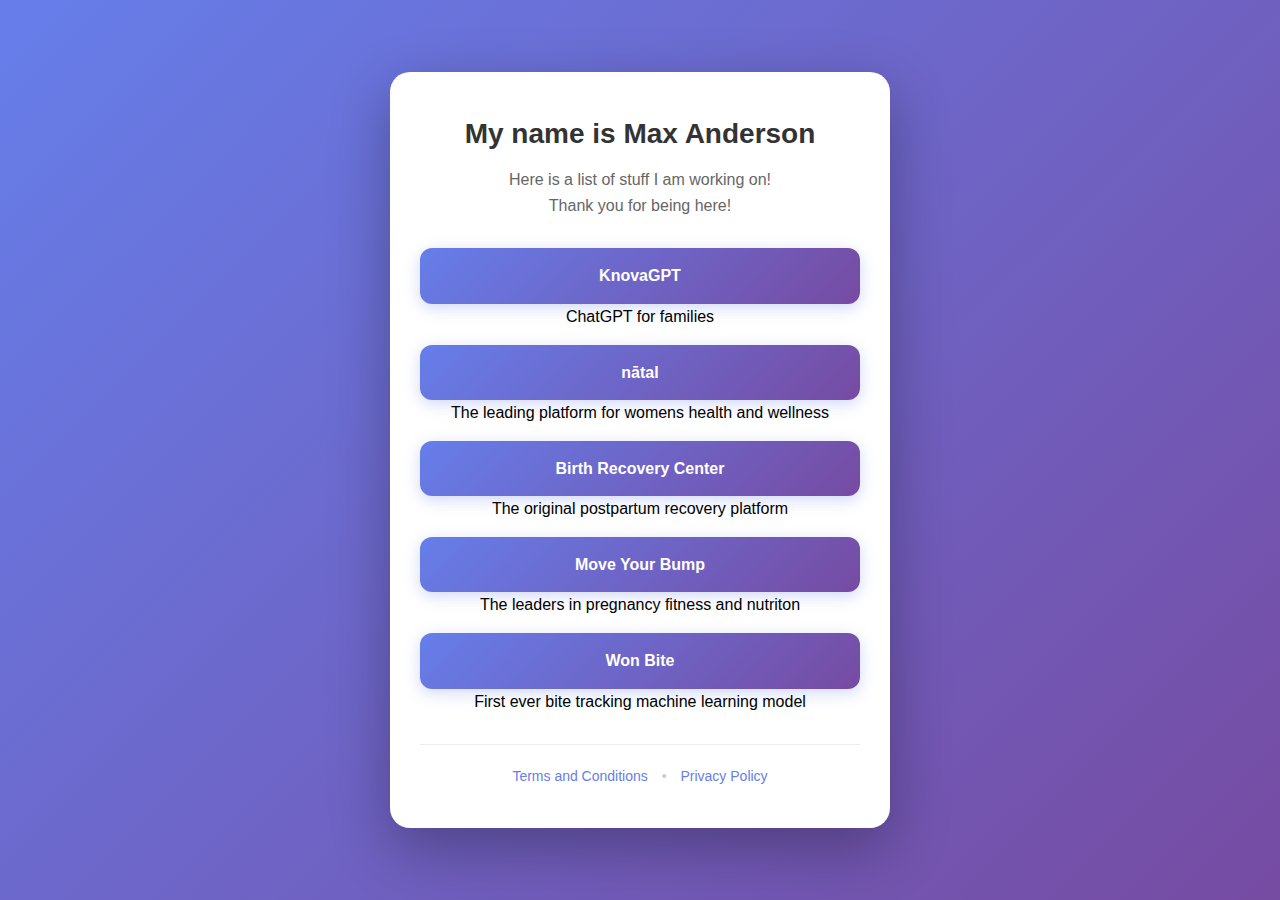
<file: index.html>
<!DOCTYPE html>
<html lang="en">
<head>
    <meta charset="UTF-8">
    <meta name="viewport" content="width=device-width, initial-scale=1.0">
    <title>Link in Bio</title>
    <link rel="stylesheet" href="styles.css">
</head>
<body>
    <div class="container">
        <div class="profile">
            <h1 class="name">My name is Max Anderson</h1>
            <p class="bio">Here is a list of stuff I am working on! <br> Thank you for being here!</p>
        </div>

        <div class="links">
            <div class="link-item">
                <a href="https://www.knovagpt.com" target="_blank" rel="noopener noreferrer" class="link-button">KnovaGPT</a>
                <p class="link-description">ChatGPT for families</p>
            </div>
            <div class="link-item">
                <a href="https://www.natal.app" target="_blank" rel="noopener noreferrer" class="link-button">nātal</a>
                <p class="link-description">The leading platform for womens health and wellness</p>
            </div>
            <div class="link-item">
                <a href="https://www.birthrecoverycenter.com" target="_blank" rel="noopener noreferrer" class="link-button">Birth Recovery Center</a>
                <p class="link-description">The original postpartum recovery platform</p>
            </div>
            <div class="link-item">
                <a href="https://www.moveyourbump.mom" target="_blank" rel="noopener noreferrer" class="link-button">Move Your Bump</a>
                <p class="link-description">The leaders in pregnancy fitness and nutriton</p>
            </div>
            <div class="link-item">
                <a href="https://apps.apple.com/us/app/wonbite-meal-log/id6737633135" target="_blank" rel="noopener noreferrer" class="link-button">Won Bite</a>
                <p class="link-description">First ever bite tracking machine learning model</p>
            </div>
        </div>

        <div class="footer">
            <a href="terms.html">Terms and Conditions</a>
            <span class="separator">•</span>
            <a href="privacy.html">Privacy Policy</a>
        </div>
    </div>
</body>
</html>
</file>
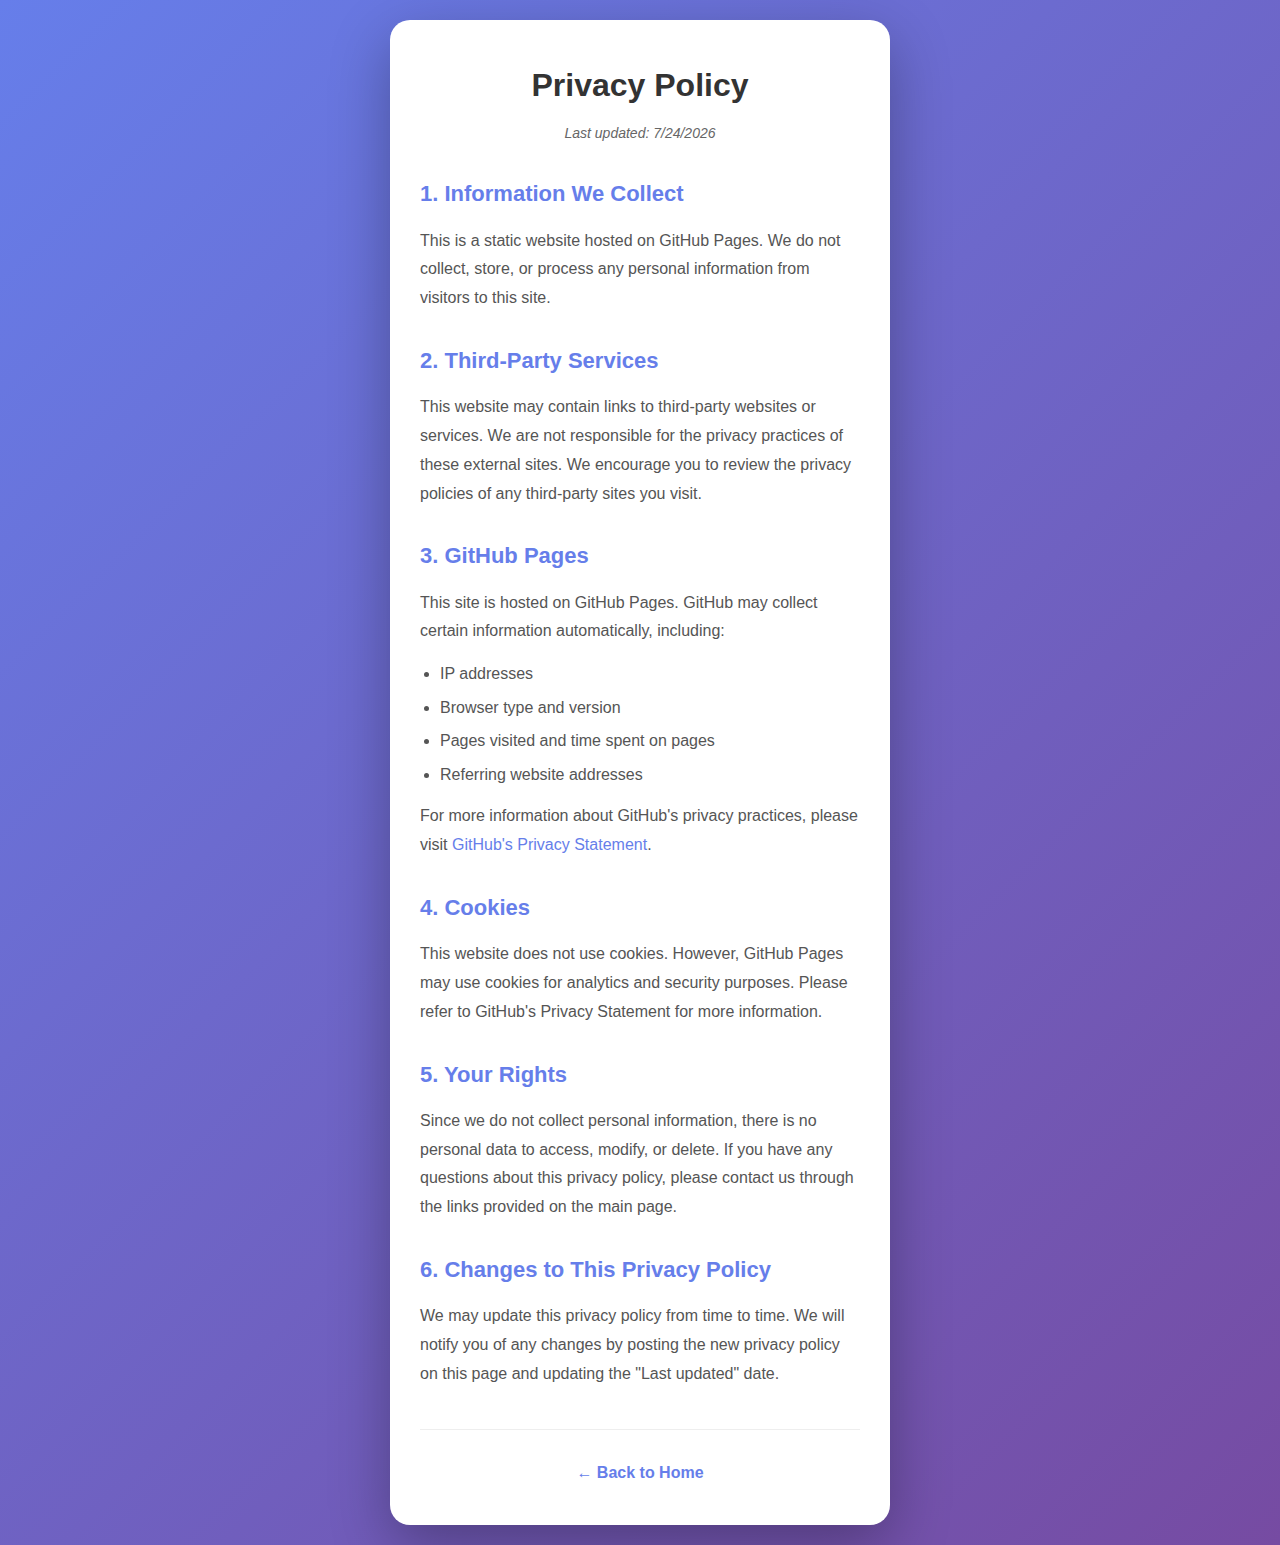
<file: privacy.html>
<!DOCTYPE html>
<html lang="en">
<head>
    <meta charset="UTF-8">
    <meta name="viewport" content="width=device-width, initial-scale=1.0">
    <title>Privacy Policy</title>
    <link rel="stylesheet" href="styles.css">
</head>
<body>
    <div class="container">
        <div class="page-content">
            <h1>Privacy Policy</h1>
            <p class="last-updated">Last updated: <span id="privacy-date"></span></p>
            
            <section>
                <h2>1. Information We Collect</h2>
                <p>This is a static website hosted on GitHub Pages. We do not collect, store, or process any personal information from visitors to this site.</p>
            </section>

            <section>
                <h2>2. Third-Party Services</h2>
                <p>This website may contain links to third-party websites or services. We are not responsible for the privacy practices of these external sites. We encourage you to review the privacy policies of any third-party sites you visit.</p>
            </section>

            <section>
                <h2>3. GitHub Pages</h2>
                <p>This site is hosted on GitHub Pages. GitHub may collect certain information automatically, including:</p>
                <ul>
                    <li>IP addresses</li>
                    <li>Browser type and version</li>
                    <li>Pages visited and time spent on pages</li>
                    <li>Referring website addresses</li>
                </ul>
                <p>For more information about GitHub's privacy practices, please visit <a href="https://docs.github.com/en/site-policy/privacy-policies/github-privacy-statement" target="_blank" rel="noopener noreferrer">GitHub's Privacy Statement</a>.</p>
            </section>

            <section>
                <h2>4. Cookies</h2>
                <p>This website does not use cookies. However, GitHub Pages may use cookies for analytics and security purposes. Please refer to GitHub's Privacy Statement for more information.</p>
            </section>

            <section>
                <h2>5. Your Rights</h2>
                <p>Since we do not collect personal information, there is no personal data to access, modify, or delete. If you have any questions about this privacy policy, please contact us through the links provided on the main page.</p>
            </section>

            <section>
                <h2>6. Changes to This Privacy Policy</h2>
                <p>We may update this privacy policy from time to time. We will notify you of any changes by posting the new privacy policy on this page and updating the "Last updated" date.</p>
            </section>

            <div class="back-link">
                <a href="index.html">← Back to Home</a>
            </div>
        </div>
    </div>
    <script>
        document.getElementById('privacy-date').textContent = new Date().toLocaleDateString();
    </script>
</body>
</html>
</file>
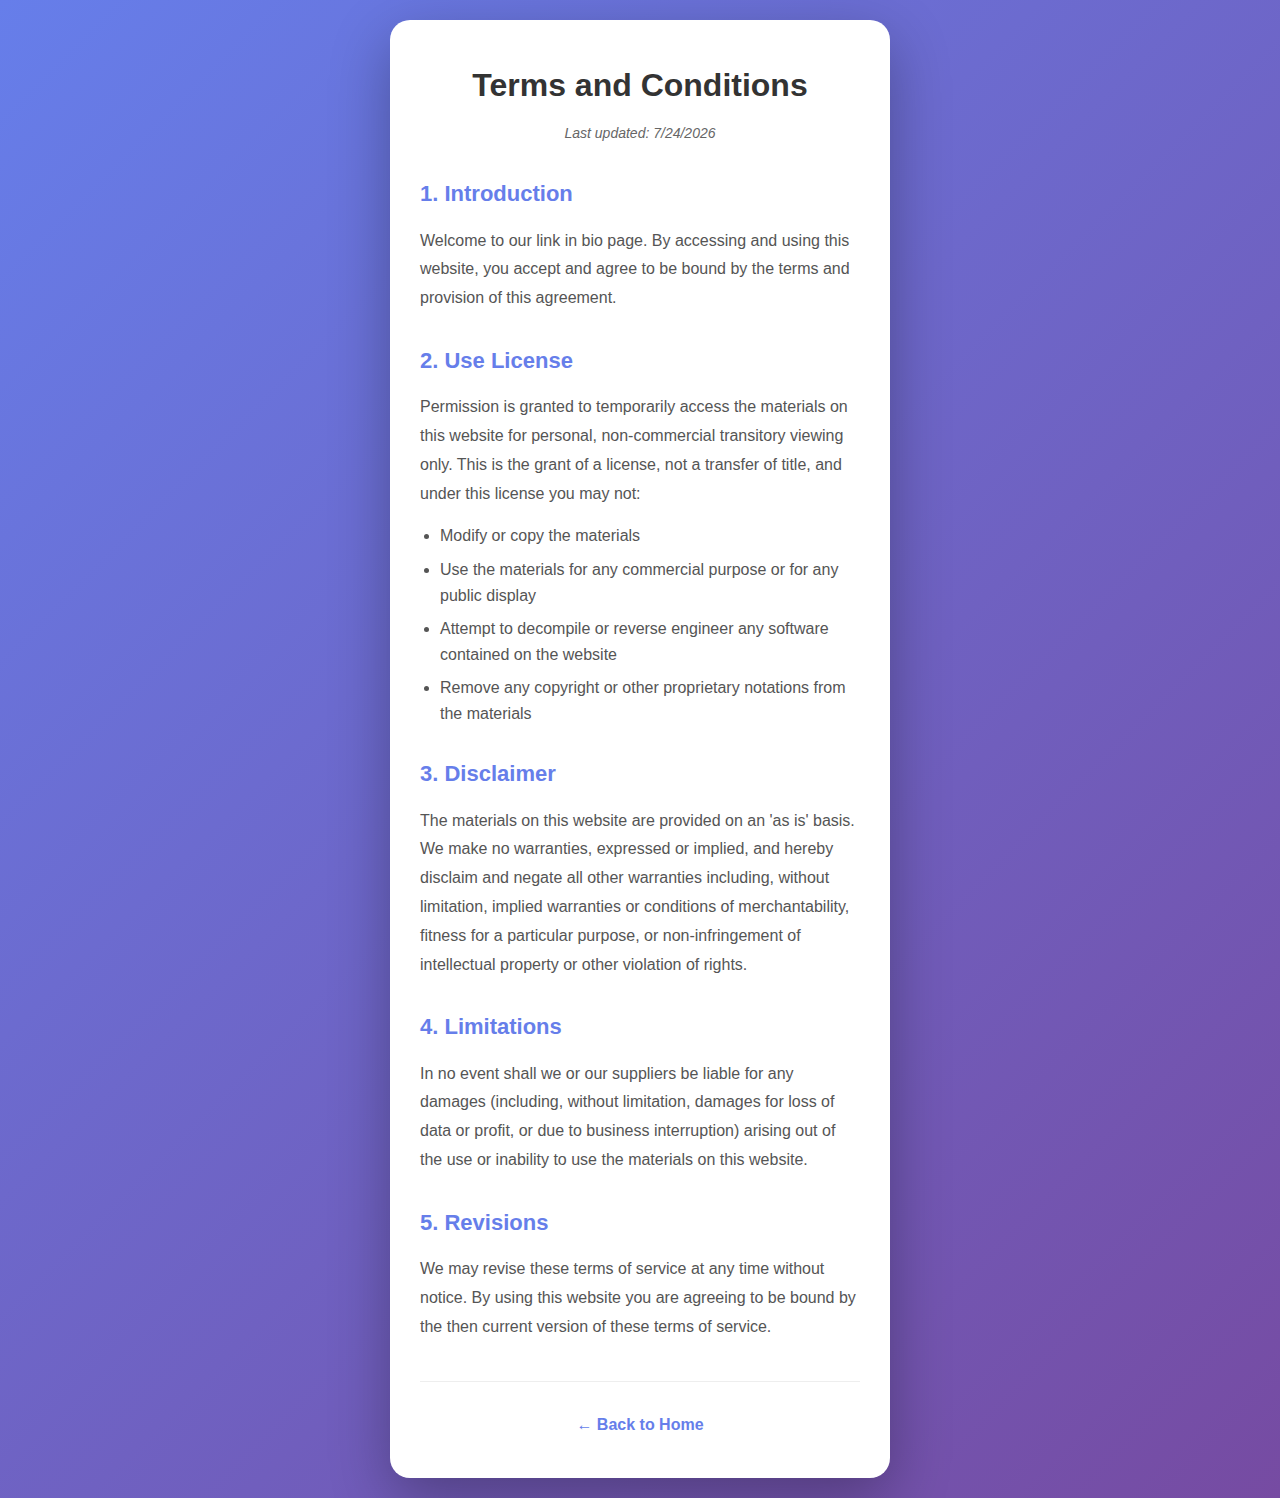
<file: terms.html>
<!DOCTYPE html>
<html lang="en">
<head>
    <meta charset="UTF-8">
    <meta name="viewport" content="width=device-width, initial-scale=1.0">
    <title>Terms and Conditions</title>
    <link rel="stylesheet" href="styles.css">
</head>
<body>
    <div class="container">
        <div class="page-content">
            <h1>Terms and Conditions</h1>
            <p class="last-updated">Last updated: <span id="terms-date"></span></p>
            
            <section>
                <h2>1. Introduction</h2>
                <p>Welcome to our link in bio page. By accessing and using this website, you accept and agree to be bound by the terms and provision of this agreement.</p>
            </section>

            <section>
                <h2>2. Use License</h2>
                <p>Permission is granted to temporarily access the materials on this website for personal, non-commercial transitory viewing only. This is the grant of a license, not a transfer of title, and under this license you may not:</p>
                <ul>
                    <li>Modify or copy the materials</li>
                    <li>Use the materials for any commercial purpose or for any public display</li>
                    <li>Attempt to decompile or reverse engineer any software contained on the website</li>
                    <li>Remove any copyright or other proprietary notations from the materials</li>
                </ul>
            </section>

            <section>
                <h2>3. Disclaimer</h2>
                <p>The materials on this website are provided on an 'as is' basis. We make no warranties, expressed or implied, and hereby disclaim and negate all other warranties including, without limitation, implied warranties or conditions of merchantability, fitness for a particular purpose, or non-infringement of intellectual property or other violation of rights.</p>
            </section>

            <section>
                <h2>4. Limitations</h2>
                <p>In no event shall we or our suppliers be liable for any damages (including, without limitation, damages for loss of data or profit, or due to business interruption) arising out of the use or inability to use the materials on this website.</p>
            </section>

            <section>
                <h2>5. Revisions</h2>
                <p>We may revise these terms of service at any time without notice. By using this website you are agreeing to be bound by the then current version of these terms of service.</p>
            </section>

            <div class="back-link">
                <a href="index.html">← Back to Home</a>
            </div>
        </div>
    </div>
    <script>
        document.getElementById('terms-date').textContent = new Date().toLocaleDateString();
    </script>
</body>
</html>
</file>
<file: styles.css>
* {
    margin: 0;
    padding: 0;
    box-sizing: border-box;
}

body {
    font-family: -apple-system, BlinkMacSystemFont, 'Segoe UI', Roboto, Oxygen, Ubuntu, Cantarell, sans-serif;
    background: linear-gradient(135deg, #667eea 0%, #764ba2 100%);
    min-height: 100vh;
    display: flex;
    justify-content: center;
    align-items: center;
    padding: 20px;
    line-height: 1.6;
}

.container {
    background: white;
    border-radius: 20px;
    box-shadow: 0 20px 60px rgba(0, 0, 0, 0.3);
    max-width: 500px;
    width: 100%;
    padding: 40px 30px;
    text-align: center;
}

.profile {
    margin-bottom: 30px;
}

.avatar {
    margin-bottom: 20px;
}

.avatar img {
    width: 120px;
    height: 120px;
    border-radius: 50%;
    object-fit: cover;
    border: 4px solid #667eea;
    box-shadow: 0 4px 15px rgba(102, 126, 234, 0.3);
}

.name {
    font-size: 28px;
    font-weight: 700;
    color: #333;
    margin-bottom: 10px;
}

.bio {
    font-size: 16px;
    color: #666;
    margin-bottom: 30px;
    line-height: 1.6;
}

.links {
    display: flex;
    flex-direction: column;
    gap: 15px;
    margin-bottom: 30px;
}

.link-button {
    display: block;
    padding: 15px 20px;
    background: linear-gradient(135deg, #667eea 0%, #764ba2 100%);
    color: white;
    text-decoration: none;
    border-radius: 12px;
    font-weight: 600;
    font-size: 16px;
    transition: all 0.3s ease;
    box-shadow: 0 4px 15px rgba(102, 126, 234, 0.3);
}

.link-button:hover {
    transform: translateY(-2px);
    box-shadow: 0 6px 20px rgba(102, 126, 234, 0.4);
}

.link-button:active {
    transform: translateY(0);
}

.footer {
    margin-top: 30px;
    padding-top: 20px;
    border-top: 1px solid #eee;
    font-size: 14px;
}

.footer a {
    color: #667eea;
    text-decoration: none;
    transition: color 0.3s ease;
}

.footer a:hover {
    color: #764ba2;
    text-decoration: underline;
}

.separator {
    margin: 0 10px;
    color: #ccc;
}

/* Page content styles for Terms and Privacy pages */
.page-content {
    text-align: left;
    max-width: 800px;
    margin: 0 auto;
}

.page-content h1 {
    font-size: 32px;
    color: #333;
    margin-bottom: 10px;
    text-align: center;
}

.page-content .last-updated {
    text-align: center;
    color: #666;
    font-size: 14px;
    margin-bottom: 30px;
    font-style: italic;
}

.page-content section {
    margin-bottom: 30px;
}

.page-content h2 {
    font-size: 22px;
    color: #667eea;
    margin-bottom: 15px;
    margin-top: 25px;
}

.page-content p {
    color: #555;
    margin-bottom: 15px;
    line-height: 1.8;
}

.page-content ul {
    margin-left: 20px;
    margin-bottom: 15px;
    color: #555;
}

.page-content li {
    margin-bottom: 8px;
    line-height: 1.6;
}

.page-content a {
    color: #667eea;
    text-decoration: none;
    transition: color 0.3s ease;
}

.page-content a:hover {
    color: #764ba2;
    text-decoration: underline;
}

.back-link {
    text-align: center;
    margin-top: 40px;
    padding-top: 30px;
    border-top: 1px solid #eee;
}

.back-link a {
    color: #667eea;
    text-decoration: none;
    font-weight: 600;
    font-size: 16px;
    transition: color 0.3s ease;
}

.back-link a:hover {
    color: #764ba2;
}

/* Responsive design */
@media (max-width: 600px) {
    .container {
        padding: 30px 20px;
    }

    .name {
        font-size: 24px;
    }

    .bio {
        font-size: 15px;
    }

    .link-button {
        padding: 12px 18px;
        font-size: 15px;
    }

    .page-content h1 {
        font-size: 26px;
    }

    .page-content h2 {
        font-size: 20px;
    }
}
</file>
